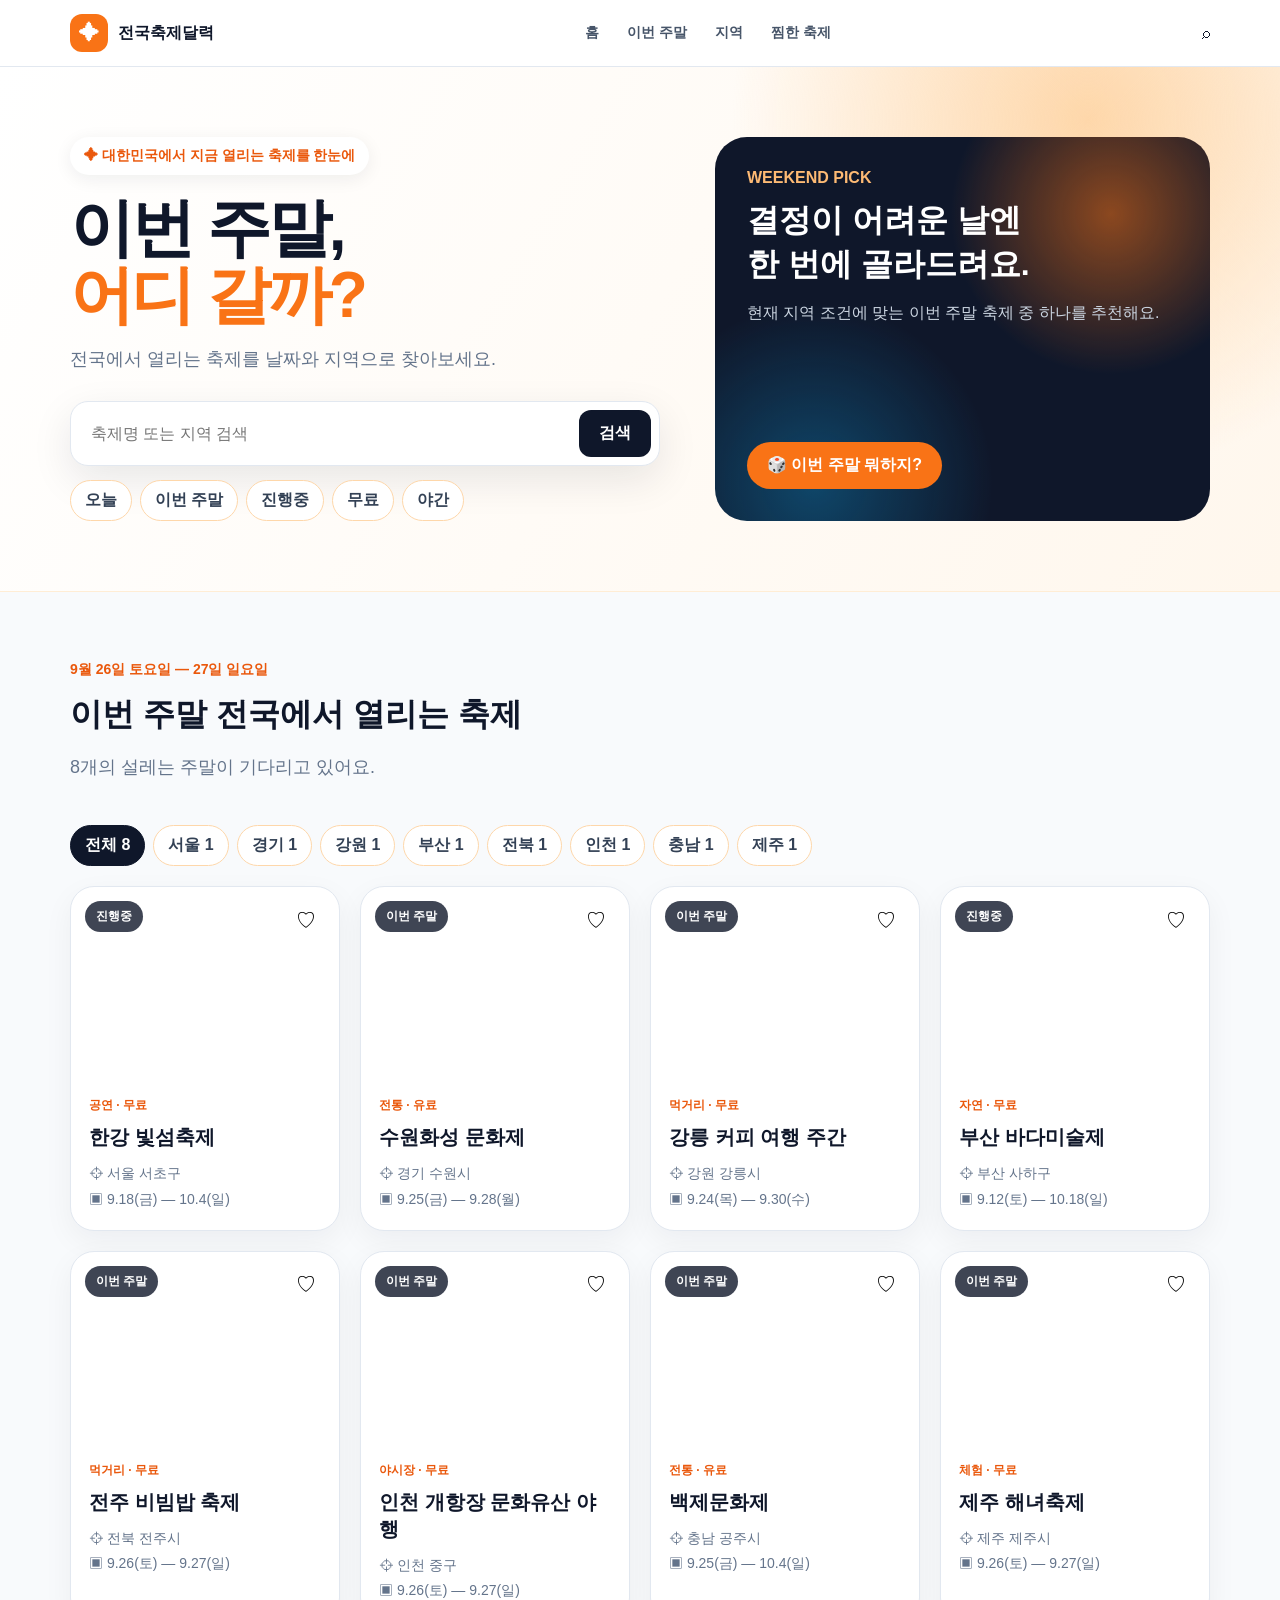
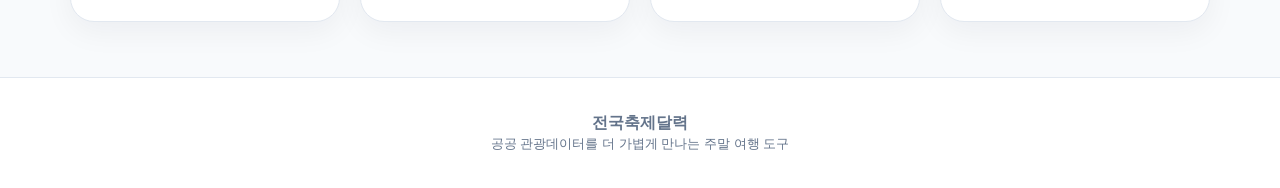
<file: github-pages-index.html>
<!doctype html><html lang="ko"><head><meta charset="utf-8"><meta name="viewport" content="width=device-width,initial-scale=1"><title>전국축제달력 | 이번 주말 어디 갈까?</title><meta name="description" content="대한민국 전국의 축제와 행사를 날짜와 지역으로 빠르게 찾아보세요."><style>*{box-sizing:border-box}body{margin:0;font-family:Arial,'Apple SD Gothic Neo',sans-serif;color:#0f172a;background:#f8fafc}a{text-decoration:none;color:inherit}button,input{font:inherit}header{position:sticky;top:0;z-index:5;background:#fffffff2;border-bottom:1px solid #e2e8f0;backdrop-filter:blur(12px)}nav{max-width:1180px;margin:auto;padding:14px 20px;display:flex;align-items:center;justify-content:space-between}.logo{display:flex;align-items:center;gap:10px;font-weight:900}.mark{display:grid;place-items:center;width:38px;height:38px;border-radius:12px;background:#f97316;color:white;font-size:20px}.links{display:flex;gap:28px;font-size:14px;font-weight:700;color:#475569}.hero{background:radial-gradient(circle at 85% 10%,#fed7aa,transparent 30%),linear-gradient(120deg,#fff,#fff7ed);border-bottom:1px solid #ffedd5}.hero-inner{max-width:1180px;margin:auto;padding:70px 20px;display:grid;grid-template-columns:1.1fr .9fr;gap:40px}.eyebrow,.date{color:#ea580c;font-weight:900;font-size:14px}.eyebrow{display:inline-block;background:#fff;padding:10px 14px;border-radius:99px;box-shadow:0 4px 18px #0f172a12}.hero h1{font-size:64px;line-height:1.05;letter-spacing:-3px;margin:20px 0 14px}.orange{color:#f97316}.sub{font-size:18px;color:#64748b}.search{display:flex;gap:8px;background:#fff;padding:8px;border:1px solid #e2e8f0;border-radius:18px;box-shadow:0 14px 40px #0f172a18;margin-top:30px;max-width:590px}.search input{flex:1;border:0;outline:0;padding:12px}.search button,.cta{border:0;background:#0f172a;color:#fff;padding:13px 20px;border-radius:12px;font-weight:900}.filters{display:flex;flex-wrap:wrap;gap:8px;margin-top:14px}.filters button,.regions button{border:1px solid #fed7aa;background:#fff;padding:9px 14px;border-radius:99px;font-weight:800;color:#334155}.pick{position:relative;overflow:hidden;min-height:340px;border-radius:32px;background:radial-gradient(circle at 80% 20%,#f9731688,transparent 32%),radial-gradient(circle at 20% 90%,#0ea5e955,transparent 34%),#0f172a;padding:32px;color:white;display:flex;flex-direction:column;justify-content:space-between}.pick h2{font-size:32px;margin:12px 0}.pick p{color:#cbd5e1}.cta{background:#f97316;border-radius:99px;width:max-content}.recommend{display:none;background:#ffffff18;padding:15px;border-radius:16px}.section{max-width:1180px;margin:auto;padding:55px 20px}.title{display:flex;align-items:end;justify-content:space-between}.title h2{font-size:32px;margin:8px 0}.regions{display:flex;gap:8px;overflow:auto;margin:28px 0 20px}.regions button.active{background:#0f172a;color:#fff;border-color:#0f172a}.grid{display:grid;grid-template-columns:repeat(4,1fr);gap:20px}.card{overflow:hidden;background:white;border:1px solid #e2e8f0;border-radius:24px;box-shadow:0 10px 30px #0f172a0d;transition:.2s}.card:hover{transform:translateY(-4px);box-shadow:0 18px 40px #0f172a1a}.photo{height:190px;background-size:cover;background-position:center;position:relative}.badge{position:absolute;left:14px;top:14px;background:#0f172acc;color:white;border-radius:99px;padding:7px 11px;font-size:12px;font-weight:900}.heart{position:absolute;right:14px;top:14px;width:38px;height:38px;border:0;border-radius:50%;background:white;font-size:20px}.body{padding:18px}.meta{font-size:12px;color:#ea580c;font-weight:900}.body h3{font-size:20px;margin:10px 0}.info{color:#64748b;font-size:14px;line-height:1.8}.empty{text-align:center;padding:60px;border:1px dashed #cbd5e1;border-radius:24px;background:white}footer{border-top:1px solid #e2e8f0;background:white;padding:35px 20px;text-align:center;color:#64748b}@media(max-width:900px){.links{display:none}.hero-inner{grid-template-columns:1fr}.hero h1{font-size:46px}.grid{grid-template-columns:repeat(2,1fr)}}@media(max-width:560px){.hero-inner{padding:40px 20px}.hero h1{font-size:40px}.grid{grid-template-columns:1fr}.title{display:block}.photo{height:230px}}</style></head><body><header><nav><a class="logo" href="#"><span class="mark">✦</span>전국축제달력</a><div class="links"><a href="#festivals">홈</a><a href="#festivals">이번 주말</a><a href="#festivals">지역</a><a href="#festivals">찜한 축제</a></div><span>⌕</span></nav></header><main><section class="hero"><div class="hero-inner"><div><span class="eyebrow">✦ 대한민국에서 지금 열리는 축제를 한눈에</span><h1>이번 주말,<br><span class="orange">어디 갈까?</span></h1><p class="sub">전국에서 열리는 축제를 날짜와 지역으로 찾아보세요.</p><div class="search"><input id="query" placeholder="축제명 또는 지역 검색"><button onclick="render()">검색</button></div><div class="filters"><button>오늘</button><button>이번 주말</button><button>진행중</button><button>무료</button><button>야간</button></div></div><div class="pick"><div><b style="color:#fdba74">WEEKEND PICK</b><h2>결정이 어려운 날엔<br>한 번에 골라드려요.</h2><p>현재 지역 조건에 맞는 이번 주말 축제 중 하나를 추천해요.</p></div><div id="recommend" class="recommend"></div><button class="cta" onclick="surprise()">🎲 이번 주말 뭐하지?</button></div></div></section><section id="festivals" class="section"><div class="title"><div><p class="date">9월 26일 토요일 — 27일 일요일</p><h2>이번 주말 전국에서 열리는 축제</h2><p id="count" class="sub"></p></div></div><div id="regions" class="regions"></div><div id="grid" class="grid"></div></section></main><footer><b>전국축제달력</b><br><small>공공 관광데이터를 더 가볍게 만나는 주말 여행 도구</small></footer><script>const festivals=[
{title:'한강 빛섬축제',region:'서울',city:'서초구',date:'9.18(금) — 10.4(일)',cat:'공연',free:true,status:'진행중',img:'https://images.unsplash.com/photo-1506157786151-b8491531f063?auto=format&fit=crop&w=900&q=80'},
{title:'수원화성 문화제',region:'경기',city:'수원시',date:'9.25(금) — 9.28(월)',cat:'전통',free:false,status:'이번 주말',img:'https://images.unsplash.com/photo-1535189043414-47a3c49a0bed?auto=format&fit=crop&w=900&q=80'},
{title:'강릉 커피 여행 주간',region:'강원',city:'강릉시',date:'9.24(목) — 9.30(수)',cat:'먹거리',free:true,status:'이번 주말',img:'https://images.unsplash.com/photo-1495474472287-4d71bcdd2085?auto=format&fit=crop&w=900&q=80'},
{title:'부산 바다미술제',region:'부산',city:'사하구',date:'9.12(토) — 10.18(일)',cat:'자연',free:true,status:'진행중',img:'https://images.unsplash.com/photo-1533105079780-92b9be482077?auto=format&fit=crop&w=900&q=80'},
{title:'전주 비빔밥 축제',region:'전북',city:'전주시',date:'9.26(토) — 9.27(일)',cat:'먹거리',free:true,status:'이번 주말',img:'https://images.unsplash.com/photo-1498654896293-37aacf113fd9?auto=format&fit=crop&w=900&q=80'},
{title:'인천 개항장 문화유산 야행',region:'인천',city:'중구',date:'9.26(토) — 9.27(일)',cat:'야시장',free:true,status:'이번 주말',img:'https://images.unsplash.com/photo-1519608487953-e999c86e7455?auto=format&fit=crop&w=900&q=80'},
{title:'백제문화제',region:'충남',city:'공주시',date:'9.25(금) — 10.4(일)',cat:'전통',free:false,status:'이번 주말',img:'https://images.unsplash.com/photo-1548115184-bc6544d06a58?auto=format&fit=crop&w=900&q=80'},
{title:'제주 해녀축제',region:'제주',city:'제주시',date:'9.26(토) — 9.27(일)',cat:'체험',free:true,status:'이번 주말',img:'https://images.unsplash.com/photo-1507525428034-b723cf961d3e?auto=format&fit=crop&w=900&q=80'}];let region='전체';const regionList=['전체',...new Set(festivals.map(f=>f.region))];function render(){const q=document.querySelector('#query').value;const list=festivals.filter(f=>(region==='전체'||f.region===region)&&(f.title+f.region+f.city).includes(q));document.querySelector('#count').textContent=list.length+'개의 설레는 주말이 기다리고 있어요.';document.querySelector('#regions').innerHTML=regionList.map(r=>`<button class="${r===region?'active':''}" onclick="region='${r}';render()">${r} ${r==='전체'?festivals.length:festivals.filter(f=>f.region===r).length}</button>`).join('');document.querySelector('#grid').innerHTML=list.length?list.map((f,i)=>`<article class="card"><div class="photo" style="background-image:url('${f.img}')"><span class="badge">${f.status}</span><button class="heart" onclick="this.textContent=this.textContent==='♡'?'♥':'♡'">♡</button></div><div class="body"><span class="meta">${f.cat} · ${f.free?'무료':'유료'}</span><h3>${f.title}</h3><div class="info">⌖ ${f.region} ${f.city}<br>▣ ${f.date}</div></div></article>`).join(''):'<div class="empty">조건에 맞는 축제를 찾지 못했어요.</div>'}function surprise(){const list=festivals.filter(f=>region==='전체'||f.region===region);const f=list[Math.floor(Math.random()*list.length)];const el=document.querySelector('#recommend');el.style.display='block';el.innerHTML=`<small style="color:#fdba74;font-weight:900">오늘의 추천</small><br><b style="font-size:20px">${f.title}</b><br><small>${f.region} · ${f.cat}을 즐기기 좋아요</small>`}document.querySelector('#query').addEventListener('input',render);render();</script></body></html>
</file>
